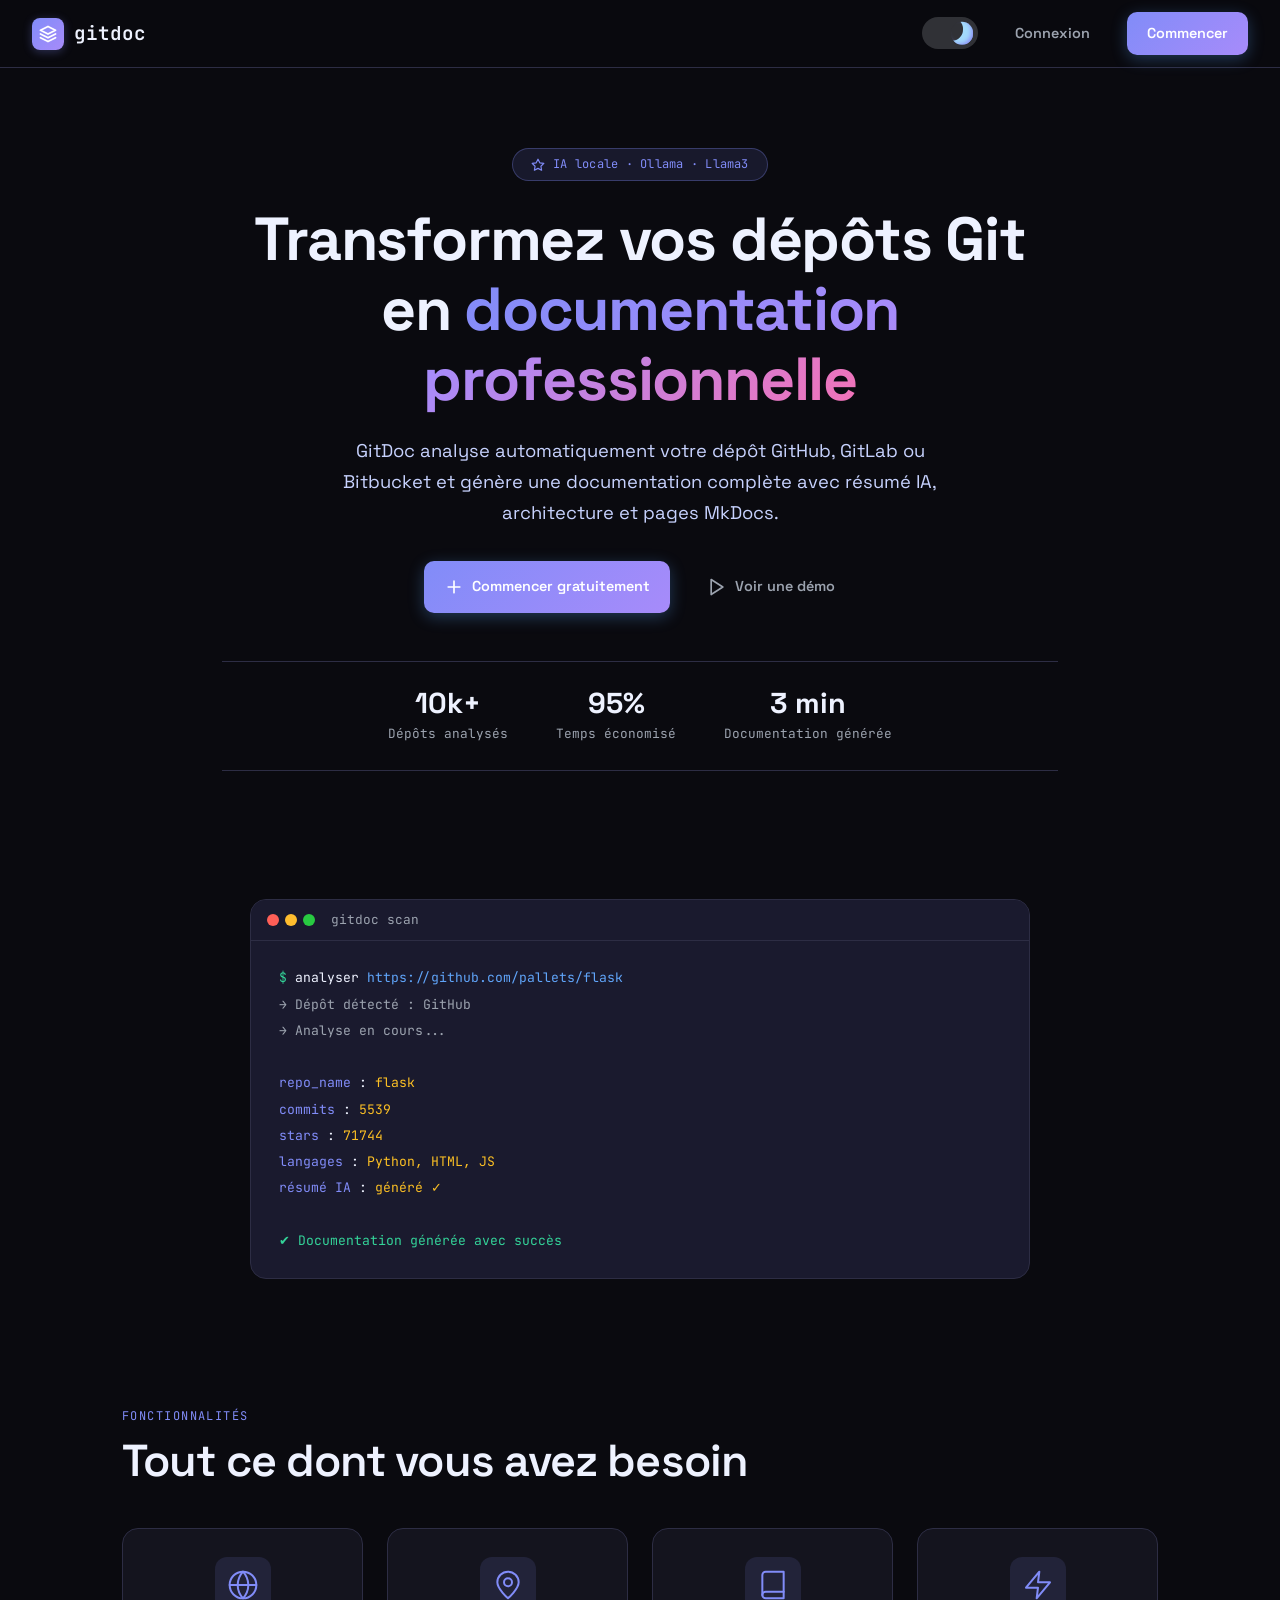
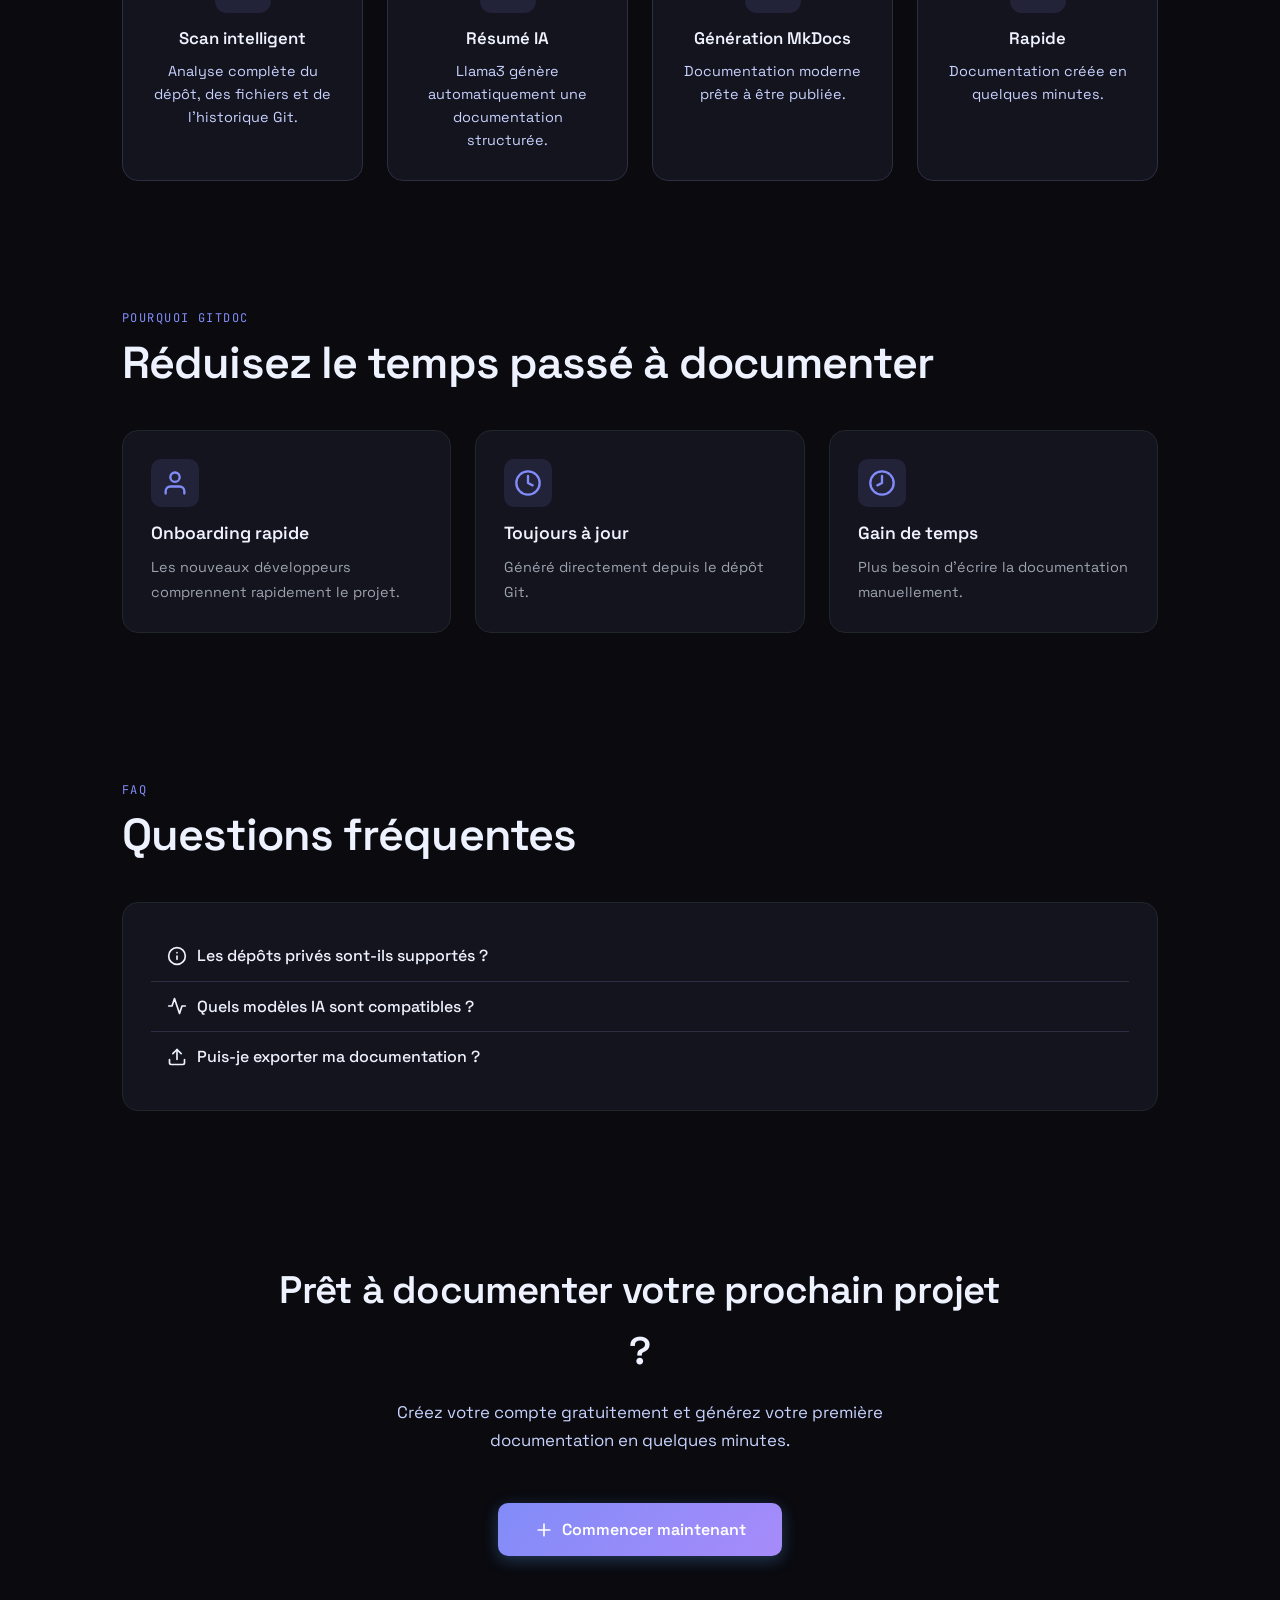
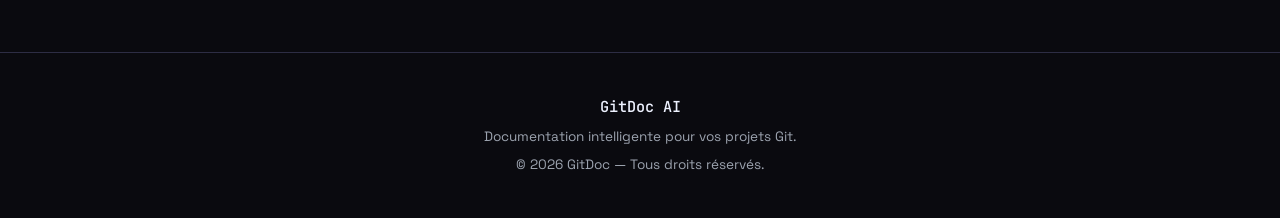
<file: templates/index.html>
<!DOCTYPE html>
<html lang="fr" data-theme="dark">
<head>
    <meta charset="UTF-8">
    <meta name="viewport" content="width=device-width, initial-scale=1.0">
    <title>GitDoc AI — Documentation automatique pour vos dépôts Git</title>
    <link rel="stylesheet" href="/static/css/themes.css">
    <link rel="stylesheet" href="/static/css/style.css">
</head>
<body>

    <!-- =====================================
         NAVBAR
    ===================================== -->
    <nav class="navbar">
        <a href="#" class="nav-logo">
            <div class="logo-icon">
                <svg width="18" height="18" viewBox="0 0 24 24" fill="none" stroke="white" stroke-width="2.5" stroke-linecap="round" stroke-linejoin="round">
                    <path d="M12 2L2 7l10 5 10-5-10-5z"/>
                    <path d="M2 17l10 5 10-5"/>
                    <path d="M2 12l10 5 10-5"/>
                </svg>
            </div>
            gitdoc<span class="logo-accent"></span>
        </a>

        <div class="nav-links">
            <label class="switch" id="themeToggle" title="Changer le thème">
                <input type="checkbox" id="themeCheckbox">
                <span class="slider"></span>
            </label>
            <a href="/login" class="btn btn-ghost">Connexion</a>
            <a href="/register" class="btn btn-primary">Commencer</a>
        </div>
    </nav>

    <!-- =====================================
         HERO
    ===================================== -->
    <section class="hero">
        <div class="hero-badge">
            <svg width="14" height="14" viewBox="0 0 24 24" fill="none" stroke="currentColor" stroke-width="2" stroke-linecap="round" stroke-linejoin="round">
                <polygon points="12 2 15.09 8.26 22 9.27 17 14.14 18.18 21.02 12 17.77 5.82 21.02 7 14.14 2 9.27 8.91 8.26 12 2"/>
            </svg>
            IA locale · Ollama · Llama3
        </div>

        <h1>
            Transformez vos dépôts Git en
            <span class="highlight">documentation professionnelle</span>
        </h1>

        <p>
            GitDoc analyse automatiquement votre dépôt GitHub, GitLab ou Bitbucket
            et génère une documentation complète avec résumé IA, architecture et pages MkDocs.
        </p>

        <div class="hero-actions">
            <a href="/register" class="btn btn-primary btn-lg">
                <svg width="20" height="20" viewBox="0 0 24 24" fill="none" stroke="currentColor" stroke-width="2" stroke-linecap="round" stroke-linejoin="round">
                    <path d="M12 5v14M5 12h14"/>
                </svg>
                Commencer gratuitement
            </a>
            <a href="#demo" class="btn btn-ghost btn-lg">
                <svg width="20" height="20" viewBox="0 0 24 24" fill="none" stroke="currentColor" stroke-width="2" stroke-linecap="round" stroke-linejoin="round">
                    <polygon points="5 3 19 12 5 21 5 3"/>
                </svg>
                Voir une démo
            </a>
        </div>

        <div class="hero-stats">
            <div>
                <strong>10k+</strong>
                <span>Dépôts analysés</span>
            </div>
            <div>
                <strong>95%</strong>
                <span>Temps économisé</span>
            </div>
            <div>
                <strong>3 min</strong>
                <span>Documentation générée</span>
            </div>
        </div>
    </section>

    <!-- =====================================
         TERMINAL DEMO
    ===================================== -->
    <section id="demo" class="section">
        <div class="terminal-wrap">
            <div class="terminal">
                <div class="terminal-bar">
                    <span class="terminal-dot" style="background:#FF5F57"></span>
                    <span class="terminal-dot" style="background:#FFBD2E"></span>
                    <span class="terminal-dot" style="background:#28CA41"></span>
                    <span style="margin-left:10px;color:var(--text-muted);font-size:.8rem;">gitdoc scan</span>
                </div>
                <div class="terminal-body">
                    <div>
                        <span class="t-prompt">$</span>
                        analyser
                        <span class="t-url">https://github.com/pallets/flask</span>
                    </div>
                    <div class="t-muted">→ Dépôt détecté : GitHub</div>
                    <div class="t-muted">→ Analyse en cours...</div>
                    <br>
                    <div>
                        <span class="t-key">repo_name</span>
                        : <span class="t-val">flask</span>
                    </div>
                    <div>
                        <span class="t-key">commits</span>
                        : <span class="t-val">5539</span>
                    </div>
                    <div>
                        <span class="t-key">stars</span>
                        : <span class="t-val">71744</span>
                    </div>
                    <div>
                        <span class="t-key">langages</span>
                        : <span class="t-val">Python, HTML, JS</span>
                    </div>
                    <div>
                        <span class="t-key">résumé IA</span>
                        : <span class="t-val">généré ✓</span>
                    </div>
                    <br>
                    <div class="t-ok">✔ Documentation générée avec succès</div>
                </div>
            </div>
        </div>
    </section>

    <!-- =====================================
         FEATURES
    ===================================== -->
    <section class="section">
        <div class="section-label">Fonctionnalités</div>
        <h2>Tout ce dont vous avez besoin</h2>
        <div class="features">
            <div class="feature-card">
                <div class="feature-icon">
                    <svg width="32" height="32" viewBox="0 0 24 24" fill="none" stroke="currentColor" stroke-width="1.5" stroke-linecap="round" stroke-linejoin="round">
                        <circle cx="12" cy="12" r="10"/>
                        <line x1="2" y1="12" x2="22" y2="12"/>
                        <path d="M12 2a15.3 15.3 0 0 1 4 10 15.3 15.3 0 0 1-4 10 15.3 15.3 0 0 1-4-10 15.3 15.3 0 0 1 4-10z"/>
                    </svg>
                </div>
                <h3>Scan intelligent</h3>
                <p>Analyse complète du dépôt, des fichiers et de l'historique Git.</p>
            </div>

            <div class="feature-card">
                <div class="feature-icon">
                    <svg width="32" height="32" viewBox="0 0 24 24" fill="none" stroke="currentColor" stroke-width="1.5" stroke-linecap="round" stroke-linejoin="round">
                        <path d="M12 2a8 8 0 0 0-8 8c0 5 8 12 8 12s8-7 8-12a8 8 0 0 0-8-8z"/>
                        <circle cx="12" cy="10" r="3"/>
                    </svg>
                </div>
                <h3>Résumé IA</h3>
                <p>Llama3 génère automatiquement une documentation structurée.</p>
            </div>

            <div class="feature-card">
                <div class="feature-icon">
                    <svg width="32" height="32" viewBox="0 0 24 24" fill="none" stroke="currentColor" stroke-width="1.5" stroke-linecap="round" stroke-linejoin="round">
                        <path d="M4 19.5A2.5 2.5 0 0 1 6.5 17H20"/>
                        <path d="M6.5 2H20v20H6.5A2.5 2.5 0 0 1 4 19.5v-15A2.5 2.5 0 0 1 6.5 2z"/>
                    </svg>
                </div>
                <h3>Génération MkDocs</h3>
                <p>Documentation moderne prête à être publiée.</p>
            </div>

            <div class="feature-card">
                <div class="feature-icon">
                    <svg width="32" height="32" viewBox="0 0 24 24" fill="none" stroke="currentColor" stroke-width="1.5" stroke-linecap="round" stroke-linejoin="round">
                        <polygon points="13 2 3 14 12 14 11 22 21 10 12 10 13 2"/>
                    </svg>
                </div>
                <h3>Rapide</h3>
                <p>Documentation créée en quelques minutes.</p>
            </div>
        </div>
    </section>

    <!-- =====================================
         WHY GITDOC
    ===================================== -->
    <section class="section">
        <div class="section-label">Pourquoi GitDoc</div>
        <h2>Réduisez le temps passé à documenter</h2>
        <div class="grid-3">
            <div class="card">
                <div class="card-icon">
                    <svg width="28" height="28" viewBox="0 0 24 24" fill="none" stroke="var(--primary)" stroke-width="2" stroke-linecap="round" stroke-linejoin="round">
                        <path d="M20 21v-2a4 4 0 0 0-4-4H8a4 4 0 0 0-4 4v2"/>
                        <circle cx="12" cy="7" r="4"/>
                    </svg>
                </div>
                <h3>Onboarding rapide</h3>
                <p class="text-muted">Les nouveaux développeurs comprennent rapidement le projet.</p>
            </div>

            <div class="card">
                <div class="card-icon">
                    <svg width="28" height="28" viewBox="0 0 24 24" fill="none" stroke="var(--primary)" stroke-width="2" stroke-linecap="round" stroke-linejoin="round">
                        <circle cx="12" cy="12" r="10"/>
                        <polyline points="12 6 12 12 16 14"/>
                    </svg>
                </div>
                <h3>Toujours à jour</h3>
                <p class="text-muted">Généré directement depuis le dépôt Git.</p>
            </div>

            <div class="card">
                <div class="card-icon">
                    <svg width="28" height="28" viewBox="0 0 24 24" fill="none" stroke="var(--primary)" stroke-width="2" stroke-linecap="round" stroke-linejoin="round">
                        <circle cx="12" cy="12" r="10"/>
                        <polyline points="12 6 12 12 8 14"/>
                    </svg>
                </div>
                <h3>Gain de temps</h3>
                <p class="text-muted">Plus besoin d'écrire la documentation manuellement.</p>
            </div>
        </div>
    </section>

    <!-- =====================================
         FAQ
    ===================================== -->
    <section class="section">
        <div class="section-label">FAQ</div>
        <h2>Questions fréquentes</h2>
        <div class="card faq-card">
            <details>
                <summary>
                    <svg width="20" height="20" viewBox="0 0 24 24" fill="none" stroke="currentColor" stroke-width="2" stroke-linecap="round" stroke-linejoin="round">
                        <circle cx="12" cy="12" r="10"/>
                        <line x1="12" y1="16" x2="12" y2="12"/>
                        <line x1="12" y1="8" x2="12.01" y2="8"/>
                    </svg>
                    Les dépôts privés sont-ils supportés ?
                </summary>
                <p class="mt-2 text-muted">Oui, via un token GitHub ou GitLab.</p>
            </details>
            <hr class="divider">
            <details>
                <summary>
                    <svg width="20" height="20" viewBox="0 0 24 24" fill="none" stroke="currentColor" stroke-width="2" stroke-linecap="round" stroke-linejoin="round">
                        <polyline points="22 12 18 12 15 21 9 3 6 12 2 12"/>
                    </svg>
                    Quels modèles IA sont compatibles ?
                </summary>
                <p class="mt-2 text-muted">Llama3, Mistral, Gemma et tout modèle Ollama.</p>
            </details>
            <hr class="divider">
            <details>
                <summary>
                    <svg width="20" height="20" viewBox="0 0 24 24" fill="none" stroke="currentColor" stroke-width="2" stroke-linecap="round" stroke-linejoin="round">
                        <path d="M21 15v4a2 2 0 0 1-2 2H5a2 2 0 0 1-2-2v-4"/>
                        <polyline points="17 8 12 3 7 8"/>
                        <line x1="12" y1="3" x2="12" y2="15"/>
                    </svg>
                    Puis-je exporter ma documentation ?
                </summary>
                <p class="mt-2 text-muted">Oui, sous forme de site MkDocs.</p>
            </details>
        </div>
    </section>

    <!-- =====================================
         CTA
    ===================================== -->
    <section class="cta-section">
        <h2>Prêt à documenter votre prochain projet ?</h2>
        <p>Créez votre compte gratuitement et générez votre première documentation en quelques minutes.</p>
        <a href="/register" class="btn btn-primary btn-lg mt-3">
            <svg width="20" height="20" viewBox="0 0 24 24" fill="none" stroke="currentColor" stroke-width="2" stroke-linecap="round" stroke-linejoin="round">
                <path d="M12 5v14M5 12h14"/>
            </svg>
            Commencer maintenant
        </a>
    </section>

    <!-- =====================================
         FOOTER
    ===================================== -->
    <footer class="footer">
        <div>GitDoc AI</div>
        <div class="mt-1">Documentation intelligente pour vos projets Git.</div>
        <div class="mt-1">© 2026 GitDoc — Tous droits réservés.</div>
    </footer>

    <script>
        (() => {
            const checkbox = document.getElementById('themeCheckbox');
            const html = document.documentElement;
            const saved = localStorage.getItem('gitdoc-theme') || 'dark';
            html.setAttribute('data-theme', saved);
            checkbox.checked = (saved === 'dark');

            checkbox.addEventListener('change', () => {
                const next = checkbox.checked ? 'dark' : 'light';
                html.setAttribute('data-theme', next);
                localStorage.setItem('gitdoc-theme', next);
            });
        })();
    </script>
</body>
</html>
</file>
<file: static/css/themes.css>
/* ═══════════════════════════════════════════════
   themes.css — Thèmes Light/Dark Vibrants
   ═══════════════════════════════════════════════ */

/* ── Thème Light ── */
[data-theme="light"] {
    --background: #F8F7F2;
    --surface: #FFFFFF;
    --primary: #4F46E5;
    --secondary: #F59E0B;
    --accent: #1E1B4B;
    --text-primary: #1E1B4B;
    --text-secondary: #4B5563;
    --text-muted: #6B7280;
    --border: #E5E7EB;
    --border-hover: #A5B4FC;
    --nav-bg: rgba(248, 247, 242, 0.92);
    --code-bg: #F3F4F6;
    --input-bg: #FFFFFF;
    --accent-bg: rgba(79, 70, 229, 0.10);
    --accent-border: rgba(79, 70, 229, 0.25);
    --accent-hover: #4338CA;
    --success: #10B981;
    --success-bg: rgba(16, 185, 129, 0.12);
    --danger: #EF4444;
    --danger-bg: rgba(239, 68, 68, 0.12);
    --warning: #F59E0B;
    --warning-bg: rgba(245, 158, 11, 0.12);
    --info: #3B82F6;
    --info-bg: rgba(59, 130, 246, 0.12);
    --green: #059669;
    --blue: #4F46E5;
    --orange: #D97706;
    --red: #DC2626;
    --purple: #7C3AED;
    --shadow: 0 4px 24px rgba(0, 0, 0, 0.06);
    --shadow-hover: 0 8px 32px rgba(79, 70, 229, 0.12);
    --icon-gradient: linear-gradient(135deg, #4F46E5, #7C3AED);
}

/* ── Thème Dark ── */
[data-theme="dark"] {
    --background: #0A0A0F;
    --surface: #14141E;
    --primary: #818CF8;
    --secondary: #FBBF24;
    --accent: #EEF2FF;
    --text-primary: #EEF2FF;
    --text-secondary: #C7D2FE;
    --text-muted: #9CA3AF;
    --border: #2D2D44;
    --border-hover: #6366F1;
    --nav-bg: rgba(10, 10, 15, 0.92);
    --code-bg: #1A1A2E;
    --input-bg: #1A1A2E;
    --accent-bg: rgba(129, 140, 248, 0.12);
    --accent-border: rgba(129, 140, 248, 0.30);
    --accent-hover: #6366F1;
    --success: #34D399;
    --success-bg: rgba(52, 211, 153, 0.12);
    --danger: #F87171;
    --danger-bg: rgba(248, 113, 113, 0.12);
    --warning: #FBBF24;
    --warning-bg: rgba(251, 191, 36, 0.12);
    --info: #60A5FA;
    --info-bg: rgba(96, 165, 250, 0.12);
    --green: #34D399;
    --blue: #818CF8;
    --orange: #FBBF24;
    --red: #F87171;
    --purple: #A78BFA;
    --shadow: 0 4px 24px rgba(0, 0, 0, 0.4);
    --shadow-hover: 0 8px 32px rgba(129, 140, 248, 0.15);
    --icon-gradient: linear-gradient(135deg, #818CF8, #A78BFA);
}

/* Variables dérivées communes */
:root {
    --bg-primary: var(--background);
    --bg-secondary: var(--surface);
    --bg-tertiary: var(--code-bg);
    --bg-card: var(--surface);
    --text-light: var(--text-primary);
    --accent-light: var(--primary);
    --accent-dark: var(--accent);
    --green: var(--success);
    --red: var(--danger);
    --orange: var(--warning);
    --blue: var(--info);
}

/* Transition pour les changements de thème */
* {
    transition: 
        background-color 0.3s cubic-bezier(0.4, 0, 0.2, 1),
        color 0.3s cubic-bezier(0.4, 0, 0.2, 1),
        border-color 0.3s cubic-bezier(0.4, 0, 0.2, 1),
        box-shadow 0.3s cubic-bezier(0.4, 0, 0.2, 1),
        fill 0.3s cubic-bezier(0.4, 0, 0.2, 1);
}

/* Styles spécifiques au thème Light */
[data-theme="light"] .navbar {
    border-bottom-color: #E5E7EB;
}
[data-theme="light"] .feature-card:hover {
    box-shadow: 0 8px 32px rgba(79, 70, 229, 0.08);
}
[data-theme="light"] .btn-primary {
    background: linear-gradient(135deg, #4F46E5, #7C3AED);
}
[data-theme="light"] .btn-primary:hover {
    background: linear-gradient(135deg, #4338CA, #6D28D9);
    box-shadow: 0 4px 20px rgba(79, 70, 229, 0.3);
}
[data-theme="light"] .hero .highlight {
    background: linear-gradient(135deg, #4F46E5, #7C3AED, #EC4899);
    -webkit-background-clip: text;
    -webkit-text-fill-color: transparent;
    background-clip: text;
}
[data-theme="light"] .terminal {
    border-color: #E5E7EB;
}
[data-theme="light"] .terminal-bar {
    background: #F3F4F6;
}

/* Styles spécifiques au thème Dark */
[data-theme="dark"] .navbar {
    border-bottom-color: #2D2D44;
}
[data-theme="dark"] .feature-card:hover {
    box-shadow: 0 8px 32px rgba(129, 140, 248, 0.08);
}
[data-theme="dark"] .btn-primary {
    background: linear-gradient(135deg, #818CF8, #A78BFA);
}
[data-theme="dark"] .btn-primary:hover {
    background: linear-gradient(135deg, #6366F1, #8B5CF6);
    box-shadow: 0 4px 20px rgba(129, 140, 248, 0.25);
}
[data-theme="dark"] .hero .highlight {
    background: linear-gradient(135deg, #818CF8, #A78BFA, #F472B6);
    -webkit-background-clip: text;
    -webkit-text-fill-color: transparent;
    background-clip: text;
}
[data-theme="dark"] .terminal {
    border-color: #2D2D44;
}
[data-theme="dark"] .terminal-bar {
    background: #1A1A2E;
}

/* Personnalisation des scrollbars */
[data-theme="light"] ::-webkit-scrollbar {
    width: 8px;
    height: 8px;
}
[data-theme="light"] ::-webkit-scrollbar-track {
    background: #F3F4F6;
}
[data-theme="light"] ::-webkit-scrollbar-thumb {
    background: #D1D5DB;
    border-radius: 999px;
}
[data-theme="light"] ::-webkit-scrollbar-thumb:hover {
    background: #9CA3AF;
}

[data-theme="dark"] ::-webkit-scrollbar {
    width: 8px;
    height: 8px;
}
[data-theme="dark"] ::-webkit-scrollbar-track {
    background: #1A1A2E;
}
[data-theme="dark"] ::-webkit-scrollbar-thumb {
    background: #2D2D44;
    border-radius: 999px;
}
[data-theme="dark"] ::-webkit-scrollbar-thumb:hover {
    background: #4B4B6B;
}
</file>
<file: static/css/style.css>
/* ═══════════════════════════════════════════════
   style.css — Styles GitDoc AI
   ═══════════════════════════════════════════════ */

@import url('https://fonts.googleapis.com/css2?family=Space+Grotesk:wght@400;500;600;700&family=JetBrains+Mono:wght@400;500&display=swap');

/* ── Reset ── */
*, *::before, *::after {
    box-sizing: border-box;
    margin: 0;
    padding: 0;
}

/* ── Base ── */
:root {
    --radius: 10px;
    --radius-lg: 16px;
    --radius-xl: 24px;
    --transition: all 0.25s ease;
}

html {
    scroll-behavior: smooth;
}

body {
    font-family: 'Space Grotesk', sans-serif;
    background: var(--bg-primary);
    color: var(--text-primary);
    min-height: 100vh;
    line-height: 1.6;
    transition: background 0.3s ease, color 0.3s ease;
}

/* ════════════════════════════════════════════════
   NAVBAR
   ════════════════════════════════════════════════ */
.navbar {
    position: sticky;
    top: 0;
    z-index: 100;
    background: var(--nav-bg);
    backdrop-filter: blur(16px);
    -webkit-backdrop-filter: blur(16px);
    border-bottom: 1px solid var(--border);
    padding: 0 2rem;
    height: 68px;
    display: flex;
    align-items: center;
    justify-content: space-between;
    transition: background 0.3s ease, border-color 0.3s ease;
}

.nav-logo {
    font-family: 'JetBrains Mono', monospace;
    font-size: 1.2rem;
    font-weight: 600;
    color: var(--text-primary);
    text-decoration: none;
    display: flex;
    align-items: center;
    gap: 10px;
    transition: color 0.3s ease;
}

.logo-icon {
    width: 32px;
    height: 32px;
    border-radius: 8px;
    background: var(--icon-gradient);
    display: flex;
    align-items: center;
    justify-content: center;
    flex-shrink: 0;
    box-shadow: 0 2px 10px rgba(129, 140, 248, 0.3);
}

.nav-links {
    display: flex;
    align-items: center;
    gap: 1rem;
}

/* ── Switch Toggle ── */
.switch {
    display: block;
    --width-of-switch: 3.5em;
    --height-of-switch: 2em;
    --size-of-icon: 1.4em;
    --slider-offset: 0.3em;
    position: relative;
    width: var(--width-of-switch);
    height: var(--height-of-switch);
    flex-shrink: 0;
    cursor: pointer;
}

.switch input {
    opacity: 0;
    width: 0;
    height: 0;
}

.slider {
    position: absolute;
    cursor: pointer;
    top: 0;
    left: 0;
    right: 0;
    bottom: 0;
    background-color: #f4f4f5;
    transition: .4s;
    border-radius: 30px;
}

.slider:before {
    position: absolute;
    content: "";
    height: var(--size-of-icon, 1.4em);
    width: var(--size-of-icon, 1.4em);
    border-radius: 20px;
    left: var(--slider-offset, 0.3em);
    top: 50%;
    transform: translateY(-50%);
    background: linear-gradient(40deg, #ff0080, #ff8c00 70%);
    transition: .4s;
}

input:checked + .slider {
    background-color: #303136;
}

input:checked + .slider:before {
    left: calc(100% - (var(--size-of-icon, 1.4em) + var(--slider-offset, 0.3em)));
    background: #303136;
    box-shadow: inset -3px -2px 5px -2px #8983f7, inset -10px -4px 0 0 #a3dafb;
}

/* ════════════════════════════════════════════════
   BOUTONS
   ════════════════════════════════════════════════ */
.btn {
    display: inline-flex;
    align-items: center;
    justify-content: center;
    gap: 8px;
    padding: 8px 20px;
    border-radius: var(--radius);
    font-family: 'Space Grotesk', sans-serif;
    font-size: 0.875rem;
    font-weight: 500;
    text-decoration: none;
    cursor: pointer;
    transition: var(--transition);
    border: none;
    white-space: nowrap;
    min-height: 40px;
}

.btn-primary {
    background: var(--primary);
    color: #fff;
}

.btn-primary:hover {
    background: var(--accent-hover);
    transform: translateY(-2px);
    box-shadow: 0 4px 16px rgba(79, 70, 229, 0.3);
}

.btn-ghost {
    background: transparent;
    color: var(--text-secondary);
    border: 1px solid var(--border);
}

.btn-ghost:hover {
    color: var(--text-primary);
    background: var(--bg-tertiary);
    border-color: var(--text-muted);
    transform: translateY(-2px);
}

.btn-lg {
    padding: 14px 32px;
    font-size: 1rem;
    min-height: 52px;
}

/* ════════════════════════════════════════════════
   HERO
   ════════════════════════════════════════════════ */
.hero {
    padding: 5rem 2rem 4rem;
    text-align: center;
    max-width: 900px;
    margin: 0 auto;
}

.hero-badge {
    display: inline-flex;
    align-items: center;
    gap: 8px;
    font-family: 'JetBrains Mono', monospace;
    font-size: 0.75rem;
    padding: 6px 18px;
    border-radius: 999px;
    background: var(--accent-bg);
    color: var(--primary);
    border: 1px solid var(--accent-border);
    margin-bottom: 1.5rem;
    letter-spacing: 0.02em;
    transition: background 0.3s ease, color 0.3s ease;
}

.hero h1 {
    font-size: clamp(2.2rem, 5vw, 3.8rem);
    font-weight: 700;
    line-height: 1.15;
    margin-bottom: 1.25rem;
    letter-spacing: -0.02em;
}

.hero .highlight {
    background: var(--icon-gradient);
    -webkit-background-clip: text;
    -webkit-text-fill-color: transparent;
    background-clip: text;
}

.hero p {
    font-size: 1.15rem;
    color: var(--text-secondary);
    max-width: 640px;
    margin: 0 auto 2rem;
    line-height: 1.7;
}

.hero-actions {
    display: flex;
    justify-content: center;
    gap: 1rem;
    flex-wrap: wrap;
    margin-bottom: 3rem;
}

.hero-stats {
    display: flex;
    justify-content: center;
    gap: 3rem;
    flex-wrap: wrap;
    padding: 1.5rem 0;
    border-top: 1px solid var(--border);
    border-bottom: 1px solid var(--border);
}

.hero-stats div {
    text-align: center;
}

.hero-stats strong {
    display: block;
    font-size: 1.8rem;
    font-weight: 700;
    color: var(--text-primary);
    line-height: 1.2;
}

.hero-stats span {
    font-size: 0.8rem;
    color: var(--text-muted);
    font-family: 'JetBrains Mono', monospace;
}

/* ════════════════════════════════════════════════
   SECTIONS
   ════════════════════════════════════════════════ */
.section {
    padding: 4rem 2rem;
    max-width: 1100px;
    margin: 0 auto;
}

.section-label {
    font-family: 'JetBrains Mono', monospace;
    font-size: 0.75rem;
    color: var(--primary);
    text-transform: uppercase;
    letter-spacing: 0.12em;
    margin-bottom: 0.5rem;
    display: block;
}

.section h2 {
    font-size: clamp(1.8rem, 3.5vw, 2.8rem);
    font-weight: 600;
    margin-bottom: 2.5rem;
    letter-spacing: -0.02em;
    line-height: 1.2;
}

/* ════════════════════════════════════════════════
   TERMINAL
   ════════════════════════════════════════════════ */
.terminal-wrap {
    max-width: 780px;
    margin: 0 auto;
}

.terminal {
    background: var(--code-bg);
    border: 1px solid var(--border);
    border-radius: var(--radius-lg);
    overflow: hidden;
    font-family: 'JetBrains Mono', monospace;
    transition: border-color 0.3s ease, background 0.3s ease;
}

.terminal-bar {
    background: var(--bg-tertiary);
    padding: 10px 16px;
    display: flex;
    align-items: center;
    gap: 6px;
    border-bottom: 1px solid var(--border);
    transition: background 0.3s ease, border-color 0.3s ease;
}

.terminal-dot {
    width: 12px;
    height: 12px;
    border-radius: 50%;
    flex-shrink: 0;
}

.terminal-body {
    padding: 1.5rem 1.75rem;
    font-size: 0.82rem;
    line-height: 2;
    color: var(--text-primary);
}

.t-prompt {
    color: var(--green);
}
.t-url {
    color: var(--blue);
}
.t-key {
    color: var(--primary);
}
.t-val {
    color: var(--orange);
}
.t-ok {
    color: var(--green);
}
.t-muted {
    color: var(--text-muted);
}

/* ════════════════════════════════════════════════
   FEATURES
   ════════════════════════════════════════════════ */
.features {
    display: grid;
    grid-template-columns: repeat(auto-fit, minmax(220px, 1fr));
    gap: 1.5rem;
}

.feature-card {
    background: var(--bg-secondary);
    border: 1px solid var(--border);
    border-radius: var(--radius-lg);
    padding: 1.75rem 1.5rem;
    text-align: center;
    transition: var(--transition);
}

.feature-card:hover {
    border-color: var(--border-hover);
    transform: translateY(-4px);
    box-shadow: var(--shadow-hover);
}

.feature-icon {
    display: flex;
    align-items: center;
    justify-content: center;
    width: 56px;
    height: 56px;
    margin: 0 auto 0.75rem;
    border-radius: 12px;
    background: var(--accent-bg);
    color: var(--primary);
    transition: var(--transition);
}

.feature-card:hover .feature-icon {
    background: var(--primary);
    color: white;
    transform: scale(1.05);
}

.feature-card h3 {
    font-size: 1.05rem;
    font-weight: 600;
    margin-bottom: 0.5rem;
}

.feature-card p {
    font-size: 0.9rem;
    color: var(--text-secondary);
    line-height: 1.6;
}

/* ════════════════════════════════════════════════
   CARDS
   ════════════════════════════════════════════════ */
.card {
    background: var(--bg-secondary);
    border: 1px solid var(--border);
    border-radius: var(--radius-lg);
    padding: 1.75rem;
    transition: var(--transition);
}

.card:hover {
    border-color: var(--border-hover);
}

.card-icon {
    display: flex;
    align-items: center;
    justify-content: center;
    width: 48px;
    height: 48px;
    margin-bottom: 0.75rem;
    border-radius: 10px;
    background: var(--accent-bg);
}

.card h3 {
    font-size: 1.1rem;
    font-weight: 600;
    margin-bottom: 0.5rem;
}

.card p {
    font-size: 0.9rem;
    line-height: 1.7;
}

/* ── Grids ── */
.grid-3 {
    display: grid;
    grid-template-columns: repeat(auto-fit, minmax(240px, 1fr));
    gap: 1.5rem;
}

/* ════════════════════════════════════════════════
   FAQ
   ════════════════════════════════════════════════ */
.faq-card {
    padding: 0.5rem;
}

details {
    cursor: pointer;
    padding: 0.75rem 1rem;
}

details summary {
    display: flex;
    align-items: center;
    gap: 10px;
    font-weight: 500;
    font-size: 1rem;
    color: var(--text-primary);
    transition: color 0.3s ease;
    list-style: none;
}

details summary::-webkit-details-marker {
    display: none;
}

details summary:hover {
    color: var(--primary);
}

details[open] summary {
    color: var(--primary);
}

details .mt-2 {
    margin-top: 0.5rem;
    padding-left: 2rem;
}

/* ════════════════════════════════════════════════
   DIVIDER
   ════════════════════════════════════════════════ */
.divider {
    border: none;
    border-top: 1px solid var(--border);
    margin: 0;
}

.mt-1 { margin-top: 0.25rem; }
.mt-2 { margin-top: 0.5rem; }
.mt-3 { margin-top: 1.5rem; }
.mb-3 { margin-bottom: 1.5rem; }

/* ════════════════════════════════════════════════
   CTA SECTION
   ════════════════════════════════════════════════ */
.cta-section {
    text-align: center;
    padding: 4rem 2rem;
    max-width: 800px;
    margin: 0 auto;
}

.cta-section h2 {
    font-size: clamp(1.8rem, 3vw, 2.6rem);
    font-weight: 600;
    margin-bottom: 1rem;
    letter-spacing: -0.02em;
}

.cta-section p {
    font-size: 1.05rem;
    color: var(--text-secondary);
    max-width: 520px;
    margin: 0 auto 1.5rem;
    line-height: 1.7;
}

.cta-section .btn {
    min-height: 52px;
    padding: 14px 36px;
    font-size: 1rem;
}

/* ════════════════════════════════════════════════
   FOOTER
   ════════════════════════════════════════════════ */
.footer {
    border-top: 1px solid var(--border);
    padding: 2.5rem 2rem;
    text-align: center;
    font-size: 0.85rem;
    color: var(--text-muted);
    line-height: 1.8;
    margin-top: 2rem;
}

.footer > div:first-child {
    font-family: 'JetBrains Mono', monospace;
    font-weight: 500;
    color: var(--text-primary);
    font-size: 0.95rem;
}

/* ════════════════════════════════════════════════
   TEXT UTILITIES
   ════════════════════════════════════════════════ */
.text-muted {
    color: var(--text-muted);
}
.text-center {
    text-align: center;
}

/* ════════════════════════════════════════════════
   RESPONSIVE
   ════════════════════════════════════════════════ */
@media (max-width: 768px) {
    .navbar {
        padding: 0 1rem;
        height: 60px;
    }
    .nav-logo {
        font-size: 0.95rem;
    }
    .nav-links {
        gap: 8px;
    }
    .btn {
        font-size: 0.8rem;
        padding: 6px 14px;
        min-height: 34px;
    }
    .btn-lg {
        padding: 10px 22px;
        min-height: 44px;
        font-size: 0.9rem;
    }
    .hero {
        padding: 3rem 1rem 2.5rem;
    }
    .hero h1 {
        font-size: 1.8rem;
    }
    .hero p {
        font-size: 1rem;
    }
    .hero-actions {
        flex-direction: column;
        align-items: center;
    }
    .hero-actions .btn {
        width: 100%;
        max-width: 280px;
    }
    .hero-stats {
        gap: 1.5rem;
    }
    .hero-stats strong {
        font-size: 1.4rem;
    }
    .section {
        padding: 2.5rem 1rem;
    }
    .section h2 {
        font-size: 1.6rem;
    }
    .terminal-body {
        padding: 1rem 1.25rem;
        font-size: 0.72rem;
        line-height: 1.8;
    }
    .features {
        grid-template-columns: 1fr 1fr;
        gap: 1rem;
    }
    .feature-card {
        padding: 1.25rem 1rem;
    }
    .grid-3 {
        grid-template-columns: 1fr;
    }
    .cta-section {
        padding: 2.5rem 1rem;
    }
    .cta-section h2 {
        font-size: 1.6rem;
    }
    .footer {
        padding: 1.5rem 1rem;
        font-size: 0.75rem;
    }
}

@media (max-width: 480px) {
    .features {
        grid-template-columns: 1fr;
    }
    .hero-stats {
        flex-direction: column;
        gap: 1rem;
        padding: 1rem 0;
    }
    .hero-stats div {
        display: flex;
        justify-content: space-between;
        align-items: center;
        gap: 1rem;
        padding: 0.5rem 0;
        border-bottom: 1px solid var(--border);
    }
    .hero-stats div:last-child {
        border-bottom: none;
    }
    .hero-stats strong {
        font-size: 1.2rem;
    }
    .nav-links .btn-ghost {
        display: none;
    }
    .terminal-body {
        font-size: 0.65rem;
        padding: 0.75rem 1rem;
        line-height: 1.6;
    }
}
    /* ════════════════════════════════════════════════
    AUTH PAGES (Login / Register)
    ════════════════════════════════════════════════ */

    /* ── Navbar Auth ── */
    .auth-nav {
        position: sticky;
        top: 0;
        z-index: 100;
        padding: 0 2rem;
        height: 68px;
        display: flex;
        justify-content: space-between;
        align-items: center;
        border-bottom: 1px solid var(--border);
        background: var(--nav-bg);
        backdrop-filter: blur(16px);
        -webkit-backdrop-filter: blur(16px);
        transition: background 0.3s ease, border-color 0.3s ease;
    }

    .auth-nav .nav-logo {
        font-family: 'JetBrains Mono', monospace;
        font-size: 1.2rem;
        font-weight: 600;
        color: var(--text-primary);
        text-decoration: none;
        display: flex;
        align-items: center;
        gap: 10px;
        transition: color 0.3s ease;
    }

    .auth-nav .nav-actions {
        display: flex;
        align-items: center;
        gap: 12px;
    }

    /* ── Auth Pages Container ── */
    .auth-page {
        min-height: 100vh;
        display: flex;
        flex-direction: column;
        background: var(--bg-primary);
    }

    .auth-container {
        flex: 1;
        display: flex;
        align-items: center;
        justify-content: center;
        padding: 2rem 1.5rem;
    }

    /* ── Auth Card ── */
    .auth-card {
        background: var(--bg-secondary);
        border: 1px solid var(--border);
        border-radius: var(--radius-xl);
        padding: 2.5rem 2rem;
        max-width: 440px;
        width: 100%;
        transition: var(--transition);
        box-shadow: var(--shadow);
    }

    .auth-card:hover {
        border-color: var(--border-hover);
        box-shadow: var(--shadow-hover);
    }

    /* ── Auth Header ── */
    .auth-header {
        text-align: center;
        margin-bottom: 2rem;
    }

    .auth-header .auth-icon {
        display: inline-flex;
        align-items: center;
        justify-content: center;
        width: 64px;
        height: 64px;
        border-radius: 16px;
        background: var(--accent-bg);
        margin-bottom: 1rem;
        transition: var(--transition);
    }

    .auth-header .auth-icon svg {
        color: var(--primary);
    }

    .auth-header h1 {
        font-size: 1.8rem;
        font-weight: 700;
        margin-bottom: 0.5rem;
        color: var(--text-primary);
    }

    .auth-header p {
        color: var(--text-muted);
        font-size: 0.95rem;
    }

    /* ── Form Groups ── */
    .form-group {
        margin-bottom: 1.25rem;
    }

    .form-group label {
        display: flex;
        align-items: center;
        gap: 8px;
        font-size: 0.875rem;
        font-weight: 500;
        color: var(--text-secondary);
        margin-bottom: 0.5rem;
    }

    .form-group label svg {
        color: var(--text-muted);
    }

    .form-control {
        width: 100%;
        padding: 0.75rem 1rem;
        font-size: 0.95rem;
        font-family: 'Space Grotesk', sans-serif;
        background: var(--input-bg);
        border: 1px solid var(--border);
        border-radius: var(--radius);
        color: var(--text-primary);
        transition: var(--transition);
        outline: none;
    }

    .form-control:focus {
        border-color: var(--primary);
        box-shadow: 0 0 0 3px var(--accent-bg);
    }

    .form-control::placeholder {
        color: var(--text-muted);
        opacity: 0.7;
    }

    /* ── Auth Footer ── */
    .auth-footer {
        text-align: center;
        margin-top: 1.5rem;
        color: var(--text-muted);
        font-size: 0.9rem;
    }

    .auth-footer a {
        color: var(--primary);
        text-decoration: none;
        font-weight: 500;
        transition: var(--transition);
    }

    .auth-footer a:hover {
        text-decoration: underline;
        color: var(--accent-hover);
    }

    /* ── Auth Demo ── */
    .auth-demo {
        display: flex;
        align-items: center;
        justify-content: center;
        gap: 6px;
        margin-top: 1rem;
        font-size: 0.8rem;
        color: var(--text-muted);
        font-family: 'JetBrains Mono', monospace;
        padding: 0.5rem;
        background: var(--bg-tertiary);
        border-radius: var(--radius);
        border: 1px dashed var(--border);
    }

    .auth-demo strong {
        color: var(--primary);
    }

    /* ── Back Home Link ── */
    .back-home {
        display: inline-flex;
        align-items: center;
        gap: 0.5rem;
        color: var(--text-muted);
        text-decoration: none;
        font-size: 0.9rem;
        transition: var(--transition);
    }

    .back-home:hover {
        color: var(--text-primary);
    }

    .back-home svg {
        transition: transform 0.2s ease;
    }

    .back-home:hover svg {
        transform: translateX(-4px);
    }

    /* ── Auth Buttons ── */
    .btn-login {
        width: 100%;
        display: inline-flex;
        align-items: center;
        justify-content: center;
        gap: 10px;
        padding: 0.8rem;
        font-size: 1rem;
        font-weight: 600;
        background: var(--icon-gradient);
        color: #fff;
        border: none;
        border-radius: var(--radius);
        cursor: pointer;
        transition: var(--transition);
        font-family: 'Space Grotesk', sans-serif;
        margin-top: 0.5rem;
    }

    .btn-login:hover {
        transform: translateY(-2px);
        box-shadow: 0 4px 20px rgba(79, 70, 229, 0.3);
    }

    .btn-login:active {
        transform: translateY(0);
    }

    /* ── Flash Messages ── */
    .flash-messages {
        margin-bottom: 1.5rem;
    }

    .alert {
        padding: 0.75rem 1rem;
        border-radius: var(--radius);
        font-size: 0.9rem;
        margin-bottom: 0.5rem;
    }

    .alert-success {
        background: var(--success-bg);
        color: var(--success);
        border: 1px solid var(--success);
    }

    .alert-error {
        background: var(--danger-bg);
        color: var(--danger);
        border: 1px solid var(--danger);
    }

    .alert-warning {
        background: var(--warning-bg);
        color: var(--warning);
        border: 1px solid var(--warning);
    }

    .alert-info {
        background: var(--info-bg);
        color: var(--info);
        border: 1px solid var(--info);
    }

    /* ════════════════════════════════════════════════
    RESPONSIVE AUTH PAGES
    ════════════════════════════════════════════════ */

    @media (max-width: 768px) {
        .auth-nav {
            padding: 0 1rem;
            height: 60px;
        }

        .auth-nav .nav-logo {
            font-size: 0.95rem;
        }

        .auth-nav .nav-actions {
            gap: 8px;
        }

        .auth-card {
            padding: 1.75rem 1.25rem;
        }

        .auth-header h1 {
            font-size: 1.5rem;
        }

        .auth-container {
            padding: 1.5rem 1rem;
        }

        .btn-login {
            font-size: 0.9rem;
            padding: 0.7rem;
        }
    }

    @media (max-width: 480px) {
        .auth-card {
            padding: 1.5rem 1rem;
        }

        .auth-header .auth-icon {
            width: 52px;
            height: 52px;
        }

        .auth-header .auth-icon svg {
            width: 28px;
            height: 28px;
        }

        .auth-header h1 {
            font-size: 1.3rem;
        }

        .auth-demo {
            font-size: 0.7rem;
            padding: 0.4rem;
            flex-wrap: wrap;
        }

        .back-home {
            font-size: 0.8rem;
        }

        .form-control {
            font-size: 0.85rem;
            padding: 0.6rem 0.8rem;
        }

        .auth-nav .btn-sm {
            font-size: 0.7rem;
            padding: 4px 10px;
            min-height: 28px;
        }
    }
/* ════════════════════════════════════════════════
   DASHBOARD STYLES
   ════════════════════════════════════════════════ */

/* ── Dashboard Nav ── */
.dashboard-nav {
    position: sticky;
    top: 0;
    z-index: 100;
    padding: 0 2rem;
    height: 68px;
    display: flex;
    justify-content: space-between;
    align-items: center;
    border-bottom: 1px solid var(--border);
    background: var(--nav-bg);
    backdrop-filter: blur(16px);
    -webkit-backdrop-filter: blur(16px);
    transition: background 0.3s ease, border-color 0.3s ease;
}

.dashboard-nav .nav-logo {
    font-family: 'JetBrains Mono', monospace;
    font-size: 1.2rem;
    font-weight: 600;
    color: var(--text-primary);
    text-decoration: none;
    display: flex;
    align-items: center;
    gap: 10px;
    transition: color 0.3s ease;
}

.dashboard-nav-actions {
    display: flex;
    align-items: center;
    gap: 1.5rem;
}

.user-menu {
    display: flex;
    align-items: center;
    gap: 0.75rem;
}

.user-email {
    font-size: 0.85rem;
    color: var(--text-secondary);
    font-family: 'JetBrains Mono', monospace;
}

/* ── Dashboard Container ── */
.dashboard-container {
    max-width: 1100px;
    margin: 0 auto;
    padding: 2rem;
}

/* ── Dashboard Header ── */
.dashboard-header {
    display: flex;
    justify-content: space-between;
    align-items: flex-start;
    padding: 2rem 0 1.5rem;
    border-bottom: 1px solid var(--border);
    margin-bottom: 2rem;
    flex-wrap: wrap;
    gap: 1rem;
}

.dashboard-header h1 {
    display: flex;
    align-items: center;
    gap: 12px;
    font-size: 2rem;
    font-weight: 700;
    letter-spacing: -0.02em;
}

.dashboard-header h1 svg {
    color: var(--primary);
}

.dashboard-stats {
    display: flex;
    gap: 2rem;
}

.stat-item {
    text-align: center;
}

.stat-number {
    display: block;
    font-size: 2rem;
    font-weight: 700;
    color: var(--primary);
}

.stat-label {
    font-size: 0.75rem;
    color: var(--text-muted);
    font-family: 'JetBrains Mono', monospace;
}

/* ── Dashboard Cards ── */
.dashboard-card {
    margin-bottom: 2rem;
}

.card-header {
    display: flex;
    align-items: center;
    gap: 12px;
    margin-bottom: 1.25rem;
}

.card-header .card-icon {
    display: flex;
    align-items: center;
    justify-content: center;
    width: 40px;
    height: 40px;
    border-radius: 10px;
    background: var(--accent-bg);
}

.card-header h2 {
    font-size: 1.25rem;
    font-weight: 600;
    margin: 0;
    flex: 1;
}

.card-header .badge {
    display: inline-flex;
    align-items: center;
    justify-content: center;
    min-width: 28px;
    height: 28px;
    padding: 0 10px;
    border-radius: 999px;
    background: var(--accent-bg);
    color: var(--primary);
    font-size: 0.8rem;
    font-weight: 600;
}

/* ── Analyse Form ── */
.analyse-form .form-group {
    margin-bottom: 0;
}

.input-with-button {
    display: flex;
    gap: 0.5rem;
}

.input-with-button .form-control {
    flex: 1;
}

.input-with-button .btn {
    flex-shrink: 0;
}

/* ── Historique List ── */
.historique-list {
    display: flex;
    flex-direction: column;
    gap: 0.75rem;
}

.historique-item {
    display: flex;
    justify-content: space-between;
    align-items: center;
    padding: 1rem 1.25rem;
    background: var(--bg-tertiary);
    border-radius: var(--radius);
    border: 1px solid var(--border);
    transition: var(--transition);
}

.historique-item:hover {
    border-color: var(--border-hover);
    background: var(--bg-secondary);
}

.historique-info {
    display: flex;
    align-items: center;
    gap: 1rem;
    flex: 1;
}

.repo-icon {
    display: flex;
    align-items: center;
    justify-content: center;
    width: 40px;
    height: 40px;
    border-radius: 8px;
    background: var(--accent-bg);
    color: var(--primary);
    flex-shrink: 0;
}

.repo-details {
    flex: 1;
}

.repo-name {
    display: block;
    font-size: 1rem;
    font-weight: 600;
    color: var(--text-primary);
    margin-bottom: 0.25rem;
}

.repo-meta {
    display: flex;
    flex-wrap: wrap;
    gap: 1rem;
    font-size: 0.8rem;
    color: var(--text-muted);
}

.repo-meta span {
    display: flex;
    align-items: center;
    gap: 4px;
}

.repo-meta svg {
    color: var(--text-muted);
}

.historique-actions {
    flex-shrink: 0;
}

/* ── Empty State ── */
.empty-state {
    text-align: center;
    padding: 3rem 1rem;
}

.empty-state svg {
    margin-bottom: 1rem;
    opacity: 0.5;
}

.empty-state p {
    margin: 0.25rem 0;
}

/* ── Dashboard Footer ── */
.dashboard-footer {
    border-top: 1px solid var(--border);
    padding: 2rem 2rem;
    text-align: center;
    font-size: 0.85rem;
    color: var(--text-muted);
    line-height: 1.8;
    margin-top: 2rem;
}

.dashboard-footer > div:first-child {
    font-family: 'JetBrains Mono', monospace;
    font-weight: 500;
    color: var(--text-primary);
    font-size: 0.95rem;
}

/* ── Responsive Dashboard ── */
@media (max-width: 768px) {
    .dashboard-nav {
        padding: 0 1rem;
        height: 60px;
    }

    .dashboard-nav .nav-logo {
        font-size: 0.95rem;
    }

    .dashboard-nav-actions {
        gap: 0.75rem;
    }

    .user-email {
        display: none;
    }

    .dashboard-container {
        padding: 1rem;
    }

    .dashboard-header {
        flex-direction: column;
        padding: 1rem 0;
    }

    .dashboard-header h1 {
        font-size: 1.5rem;
    }

    .dashboard-stats {
        width: 100%;
        gap: 1rem;
    }

    .stat-item {
        flex: 1;
    }

    .stat-number {
        font-size: 1.5rem;
    }

    .input-with-button {
        flex-direction: column;
    }

    .input-with-button .btn {
        width: 100%;
        justify-content: center;
    }

    .historique-item {
        flex-direction: column;
        align-items: stretch;
        gap: 0.75rem;
        padding: 0.75rem 1rem;
    }

    .historique-info {
        flex-direction: column;
        align-items: flex-start;
        gap: 0.5rem;
    }

    .repo-meta {
        flex-direction: column;
        gap: 0.25rem;
    }

    .historique-actions {
        text-align: right;
    }

    .dashboard-footer {
        padding: 1.5rem 1rem;
        font-size: 0.75rem;
    }
}

@media (max-width: 480px) {
    .dashboard-nav .btn-sm {
        font-size: 0.7rem;
        padding: 4px 10px;
        min-height: 28px;
    }

    .dashboard-header h1 {
        font-size: 1.2rem;
    }

    .dashboard-header h1 svg {
        width: 20px;
        height: 20px;
    }

    .card-header h2 {
        font-size: 1rem;
    }

    .repo-name {
        font-size: 0.9rem;
    }
}
/* ════════════════════════════════════════════════
   LOADER / SPINNER STYLES
   ════════════════════════════════════════════════ */

/* ── Bouton avec état de chargement ── */
.btn-loading {
    position: relative;
    pointer-events: none;
    opacity: 0.8;
}

.btn-loading .btn-content {
    display: none;
}

.btn-loading .btn-loader {
    display: flex !important;
    align-items: center;
    justify-content: center;
    gap: 8px;
}

/* ── Animation du spinner ── */
.spinner {
    animation: spin 1s linear infinite;
}

@keyframes spin {
    0% {
        transform: rotate(0deg);
    }
    100% {
        transform: rotate(360deg);
    }
}

/* ── Bouton désactivé générique ── */
.btn:disabled,
.btn[disabled] {
    opacity: 0.6;
    cursor: not-allowed;
    pointer-events: none;
}

/* ── Loader pour les boutons des actions d'historique ── */
.btn-loader-sm {
    display: inline-flex;
    align-items: center;
    gap: 6px;
}

.btn-loader-sm .spinner-sm {
    width: 16px;
    height: 16px;
    animation: spin 1s linear infinite;
}

/* ── Overlay de chargement pour les cartes ── */
.card-loading {
    position: relative;
    pointer-events: none;
}

.card-loading::after {
    content: '';
    position: absolute;
    inset: 0;
    background: rgba(var(--bg-primary), 0.5);
    backdrop-filter: blur(2px);
    border-radius: var(--radius-lg);
    display: flex;
    align-items: center;
    justify-content: center;
    z-index: 10;
}

.card-loader {
    position: absolute;
    top: 50%;
    left: 50%;
    transform: translate(-50%, -50%);
    z-index: 11;
    display: flex;
    flex-direction: column;
    align-items: center;
    gap: 12px;
}

.card-loader .spinner-lg {
    width: 40px;
    height: 40px;
    animation: spin 1s linear infinite;
    color: var(--primary);
}

.card-loader p {
    color: var(--text-secondary);
    font-size: 0.9rem;
    font-weight: 500;
}
/* ════════════════════════════════════════════════
   NOUVEAUX STATUTS & STYLES
   ════════════════════════════════════════════════ */

/* ── Statut "Nouveau" ── */
.historique-new {
    background: var(--accent-bg);
    border-left: 3px solid var(--primary);
}

.historique-new:hover {
    background: var(--bg-secondary);
}

.new-dot {
    position: absolute;
    top: -4px;
    right: -4px;
    width: 10px;
    height: 10px;
    border-radius: 50%;
    background: var(--primary);
    animation: pulse-dot 2s ease-in-out infinite;
}

@keyframes pulse-dot {
    0%, 100% {
        transform: scale(1);
        opacity: 1;
    }
    50% {
        transform: scale(1.3);
        opacity: 0.7;
    }
}

.repo-icon {
    position: relative;
}

/* ── Badges de statut ── */
.status-badge.status-new {
    background: var(--accent-bg);
    color: var(--primary);
    border: 1px solid var(--accent-border);
}

.status-badge.status-read {
    background: var(--bg-tertiary);
    color: var(--text-muted);
}

/* ── Statistiques ── */
.stat-new .stat-number {
    animation: pulse-stat 2s ease-in-out infinite;
}

@keyframes pulse-stat {
    0%, 100% {
        transform: scale(1);
    }
    50% {
        transform: scale(1.1);
    }
}

/* ── Bouton Supprimer ── */
.btn-delete {
    background: transparent;
    color: var(--text-muted);
    border: 1px solid var(--border);
    padding: 6px 10px;
    border-radius: var(--radius);
    cursor: pointer;
    transition: var(--transition);
    min-height: 32px;
    display: inline-flex;
    align-items: center;
    justify-content: center;
}

.btn-delete:hover {
    background: var(--danger-bg);
    color: var(--danger);
    border-color: var(--danger);
    transform: scale(1.05);
}

.btn-delete-all {
    margin-left: auto;
}

.btn-delete-all:hover {
    transform: scale(1.05);
}

/* ── Actions de l'historique ── */
.historique-actions {
    display: flex;
    gap: 0.5rem;
    align-items: center;
}

/* ── Responsive ── */
@media (max-width: 768px) {
    .historique-actions {
        flex-direction: row;
        width: 100%;
        justify-content: flex-end;
    }
    
    .historique-item {
        flex-wrap: wrap;
    }
    
    .historique-info {
        width: 100%;
    }
    
    .btn-delete-all {
        font-size: 0.7rem;
        padding: 4px 10px;
    }
}
/* ════════════════════════════════════════════════
   RESULTAT PAGE STYLES
   ════════════════════════════════════════════════ */

.resultat-container {
    max-width: 1100px;
    margin: 0 auto;
    padding: 2rem;
}

/* ── Fil d'Ariane ── */
.resultat-breadcrumb {
    display: flex;
    align-items: center;
    gap: 0.5rem;
    font-size: 0.85rem;
    color: var(--text-muted);
    margin-bottom: 1rem;
}

.resultat-breadcrumb a {
    color: var(--primary);
    text-decoration: none;
}

.resultat-breadcrumb a:hover {
    text-decoration: underline;
}

/* ── En-tête ── */
.resultat-header {
    padding: 1.5rem 0 2rem;
    border-bottom: 1px solid var(--border);
    margin-bottom: 2rem;
}

.resultat-header h1 {
    display: flex;
    align-items: center;
    gap: 12px;
    font-size: 2rem;
    font-weight: 700;
    margin-bottom: 0.75rem;
}

.resultat-meta {
    display: flex;
    flex-wrap: wrap;
    gap: 1.5rem;
}

.meta-item {
    display: flex;
    align-items: center;
    gap: 6px;
    color: var(--text-secondary);
    font-size: 0.9rem;
}

.meta-item svg {
    color: var(--text-muted);
}

/* ── Grille ── */
.resultat-grid {
    display: grid;
    grid-template-columns: 1fr 1fr;
    gap: 1.5rem;
    margin-bottom: 2rem;
}

.resultat-card-full {
    grid-column: 1 / -1;
}

.resultat-card .card-header {
    margin-bottom: 1rem;
}

.resultat-card .card-header h2 {
    font-size: 1.1rem;
}

.resultat-content {
    color: var(--text-secondary);
    line-height: 1.8;
}

.resultat-content p {
    margin: 0;
}

/* ── Statistiques ── */
.resultat-stats {
    display: grid;
    grid-template-columns: repeat(4, 1fr);
    gap: 1rem;
}

.resultat-stats .stat-item {
    text-align: center;
    padding: 0.75rem;
    background: var(--bg-tertiary);
    border-radius: var(--radius);
}

.resultat-stats .stat-number {
    font-size: 1.5rem;
    font-weight: 700;
    color: var(--primary);
    display: block;
    word-break: break-all;
}

.resultat-stats .stat-label {
    font-size: 0.75rem;
    color: var(--text-muted);
    font-family: 'JetBrains Mono', monospace;
}

/* ── Info Grid ── */
.info-grid {
    display: grid;
    grid-template-columns: 1fr 1fr;
    gap: 1rem;
}

.info-item {
    display: flex;
    flex-direction: column;
    gap: 0.25rem;
    padding: 0.75rem;
    background: var(--bg-tertiary);
    border-radius: var(--radius);
}

.info-label {
    font-size: 0.75rem;
    color: var(--text-muted);
    font-family: 'JetBrains Mono', monospace;
    text-transform: uppercase;
    letter-spacing: 0.05em;
}

.info-value {
    font-size: 0.95rem;
    color: var(--text-primary);
    font-weight: 500;
}

.info-value a {
    color: var(--primary);
    text-decoration: none;
}

.info-value a:hover {
    text-decoration: underline;
}

/* ── Actions ── */
.resultat-actions {
    display: flex;
    gap: 1rem;
    justify-content: center;
    padding-top: 1.5rem;
    border-top: 1px solid var(--border);
    flex-wrap: wrap;
}

/* ── Responsive ── */
@media (max-width: 768px) {
    .resultat-container {
        padding: 1rem;
    }

    .resultat-grid {
        grid-template-columns: 1fr;
    }

    .resultat-stats {
        grid-template-columns: repeat(2, 1fr);
    }

    .resultat-header h1 {
        font-size: 1.5rem;
        flex-wrap: wrap;
    }

    .resultat-meta {
        gap: 0.75rem;
    }

    .info-grid {
        grid-template-columns: 1fr;
    }

    .resultat-actions {
        flex-direction: column;
        align-items: stretch;
    }

    .resultat-actions .btn {
        justify-content: center;
    }
}

@media (max-width: 480px) {
    .resultat-stats {
        grid-template-columns: 1fr 1fr;
        gap: 0.5rem;
    }

    .resultat-stats .stat-number {
        font-size: 1.2rem;
    }

    .resultat-header h1 {
        font-size: 1.2rem;
    }

    .meta-item {
        font-size: 0.8rem;
    }
}
/* static/css/resultat.css */

:root {
    --panel-radius: 22px;
    --card-bg: rgba(255,255,255,0.02);
    --card-border: rgba(255,255,255,0.06);
    --transition: all 0.3s cubic-bezier(0.34, 1.56, 0.64, 1);
}

.resultat-container {
    max-width: 1440px;
    margin: 0 auto;
    padding: 2rem 2rem 4rem;
}

/* === ARCHITECTURE CARD === */
.archi-card {
    background: linear-gradient(135deg, rgba(99,102,241,0.06), rgba(139,92,246,0.02));
    border: 1px solid rgba(99,102,241,0.12);
    border-radius: var(--panel-radius);
    padding: 2rem;
    margin-bottom: 2.5rem;
    display: grid;
    grid-template-columns: 1fr 1.5fr 1fr;
    gap: 2rem;
    transition: var(--transition);
    position: relative;
    overflow: hidden;
}
.archi-card::before {
    content: '';
    position: absolute;
    top: -50%;
    right: -20%;
    width: 40%;
    height: 200%;
    background: radial-gradient(circle, rgba(99,102,241,0.04), transparent 70%);
    pointer-events: none;
}
.archi-card:hover {
    border-color: rgba(99,102,241,0.2);
    box-shadow: 0 8px 40px rgba(0,0,0,0.15);
}

.archi-card .archi-badge {
    display: inline-block;
    padding: 4px 14px;
    background: rgba(99,102,241,0.12);
    border: 1px solid rgba(99,102,241,0.15);
    border-radius: 999px;
    font-size: 0.7rem;
    font-weight: 600;
    color: var(--primary);
    letter-spacing: 0.04em;
    text-transform: uppercase;
    margin-bottom: 0.75rem;
}

.archi-card .archi-name {
    font-size: 3rem;
    font-weight: 700;
    background: linear-gradient(135deg, #fff, #a78bfa);
    -webkit-background-clip: text;
    background-clip: text;
    -webkit-text-fill-color: transparent;
    letter-spacing: -0.02em;
    line-height: 1.1;
    margin-bottom: 0.5rem;
}

.archi-card .archi-description {
    color: var(--text-secondary);
    font-size: 0.9rem;
    line-height: 1.6;
    max-width: 90%;
}

.archi-card .archi-metrics {
    display: grid;
    grid-template-columns: 1fr 1fr;
    gap: 0.75rem;
    padding: 0.5rem 0;
}

.archi-card .metric {
    background: rgba(255,255,255,0.03);
    border-radius: 12px;
    padding: 0.75rem 1rem;
    border: 1px solid rgba(255,255,255,0.04);
    transition: var(--transition);
}
.archi-card .metric:hover {
    background: rgba(255,255,255,0.05);
    border-color: rgba(99,102,241,0.1);
}
.archi-card .metric .value {
    font-size: 1.3rem;
    font-weight: 700;
    color: #fff;
    display: block;
}
.archi-card .metric .label {
    font-size: 0.65rem;
    color: var(--text-muted);
    text-transform: uppercase;
    letter-spacing: 0.04em;
}
.archi-card .metric .value.confiance-elevee { color: #4ade80; }
.archi-card .metric .value.confiance-moyenne { color: #fbbf24; }
.archi-card .metric .value.confiance-sugeree { color: #f59e0b; }
.archi-card .metric .value.confiance-faible { color: #ef4444; }

.archi-card .conflict-warning {
    background: rgba(239,68,68,0.08);
    border: 1px solid rgba(239,68,68,0.15);
    border-radius: 12px;
    padding: 0.75rem 1rem;
    margin-top: 0.5rem;
    display: flex;
    align-items: center;
    gap: 0.5rem;
    font-size: 0.8rem;
    color: #fca5a5;
}
.archi-card .conflict-warning .icon { font-size: 1.2rem; }

/* === RADAR === */
.archi-card .archi-radar {
    padding: 0.5rem 0;
}
.archi-card .archi-radar .radar-title {
    font-size: 0.7rem;
    text-transform: uppercase;
    letter-spacing: 0.06em;
    color: var(--text-muted);
    margin-bottom: 0.75rem;
}

.radar-bar {
    display: flex;
    align-items: center;
    gap: 0.75rem;
    margin-bottom: 0.5rem;
    padding: 4px 0;
    transition: var(--transition);
}
.radar-bar:hover {
    background: rgba(255,255,255,0.02);
    border-radius: 6px;
    padding: 4px 8px;
}
.radar-bar .name {
    font-size: 0.75rem;
    color: var(--text-secondary);
    min-width: 100px;
    font-weight: 500;
}
.radar-bar .track {
    flex: 1;
    height: 6px;
    background: rgba(255,255,255,0.06);
    border-radius: 999px;
    overflow: hidden;
    position: relative;
}
.radar-bar .track .fill {
    height: 100%;
    border-radius: 999px;
    transition: width 1.2s cubic-bezier(0.34, 1.56, 0.64, 1);
    width: 0%;
}
.radar-bar .track .fill.high { background: linear-gradient(90deg, #4ade80, #22d3ee); }
.radar-bar .track .fill.medium { background: linear-gradient(90deg, #fbbf24, #f59e0b); }
.radar-bar .track .fill.low { background: linear-gradient(90deg, #f472b6, #ec4899); }
.radar-bar .pct {
    font-size: 0.7rem;
    font-weight: 600;
    color: var(--text-secondary);
    min-width: 40px;
    text-align: right;
}
.radar-bar .pct .highlight {
    color: #fff;
}

/* === TRANSFORMATION VIEW === */
.transformation-section {
    margin: 2.5rem 0;
}

.transformation-header {
    display: flex;
    align-items: center;
    justify-content: space-between;
    margin-bottom: 1.25rem;
    flex-wrap: wrap;
    gap: 0.75rem;
}
.transformation-header h2 {
    font-size: 1.2rem;
    font-weight: 600;
    margin: 0;
    display: flex;
    align-items: center;
    gap: 0.75rem;
}
.transformation-header h2 .count {
    font-size: 0.7rem;
    font-weight: 400;
    color: var(--text-muted);
    background: rgba(255,255,255,0.05);
    padding: 2px 12px;
    border-radius: 999px;
}

.transformation-grid {
    display: grid;
    grid-template-columns: 1fr 1fr;
    gap: 1.5rem;
}

.transformation-panel {
    background: rgba(255,255,255,0.02);
    border: 1px solid rgba(255,255,255,0.06);
    border-radius: var(--panel-radius);
    padding: 1.5rem;
    transition: var(--transition);
}
.transformation-panel:hover {
    border-color: rgba(255,255,255,0.1);
    box-shadow: 0 8px 30px rgba(0,0,0,0.08);
}

.transformation-panel .panel-title {
    font-size: 0.8rem;
    font-weight: 600;
    text-transform: uppercase;
    letter-spacing: 0.04em;
    color: var(--text-secondary);
    margin-bottom: 1rem;
    display: flex;
    align-items: center;
    gap: 0.5rem;
}

/* === TREE VIEW === */
.tree-view {
    font-family: 'JetBrains Mono', monospace;
    font-size: 0.8rem;
    max-height: 400px;
    overflow-y: auto;
    padding-right: 0.5rem;
}
.tree-view::-webkit-scrollbar { width: 4px; }
.tree-view::-webkit-scrollbar-thumb { background: rgba(255,255,255,0.08); border-radius: 20px; }

.tree-item {
    display: flex;
    align-items: center;
    gap: 8px;
    padding: 4px 8px;
    border-radius: 6px;
    transition: var(--transition);
    cursor: pointer;
    border-left: 2px solid transparent;
}
.tree-item:hover {
    background: rgba(255,255,255,0.03);
    border-left-color: var(--primary);
}
.tree-item .icon { font-size: 0.9rem; width: 24px; text-align: center; flex-shrink: 0; }
.tree-item .name { color: var(--text-secondary); flex: 1; }
.tree-item .name.highlight { color: #fff; font-weight: 500; }
.tree-item .status {
    font-size: 0.55rem;
    padding: 2px 8px;
    border-radius: 999px;
    flex-shrink: 0;
}
.tree-item .status.unchanged { background: rgba(74,222,128,0.1); color: #4ade80; }

/* === MAPPING VIEW === */
.mapping-container {
    display: flex;
    flex-direction: column;
    gap: 6px;
    max-height: 400px;
    overflow-y: auto;
    padding-right: 0.5rem;
}
.mapping-container::-webkit-scrollbar { width: 4px; }
.mapping-container::-webkit-scrollbar-thumb { background: rgba(255,255,255,0.08); border-radius: 20px; }

.mapping-row {
    display: grid;
    grid-template-columns: 1fr auto 1fr auto;
    align-items: center;
    gap: 0.75rem;
    padding: 6px 10px;
    border-radius: 8px;
    transition: var(--transition);
    background: rgba(255,255,255,0.02);
    border: 1px solid transparent;
}
.mapping-row:hover {
    background: rgba(255,255,255,0.04);
    border-color: rgba(255,255,255,0.06);
}

.mapping-row .source {
    font-size: 0.75rem;
    color: var(--text-secondary);
    font-family: 'JetBrains Mono', monospace;
    padding: 2px 8px;
    border-radius: 4px;
    background: rgba(255,255,255,0.03);
    overflow: hidden;
    text-overflow: ellipsis;
    white-space: nowrap;
}
.mapping-row .source .highlight { color: #fff; font-weight: 500; }

.mapping-row .arrow {
    color: var(--text-muted);
    font-size: 0.8rem;
    flex-shrink: 0;
    transition: var(--transition);
}
.mapping-row:hover .arrow {
    color: var(--primary);
    transform: scale(1.1);
}

.mapping-row .target {
    font-size: 0.75rem;
    color: var(--text-secondary);
    font-family: 'JetBrains Mono', monospace;
    padding: 2px 8px;
    border-radius: 4px;
    background: rgba(99,102,241,0.06);
    border: 1px solid rgba(99,102,241,0.08);
    overflow: hidden;
    text-overflow: ellipsis;
    white-space: nowrap;
}
.mapping-row .target .highlight { color: var(--primary); font-weight: 500; }

.mapping-row .status-badge {
    font-size: 0.5rem;
    padding: 2px 8px;
    border-radius: 999px;
    flex-shrink: 0;
    font-weight: 600;
    text-transform: uppercase;
    letter-spacing: 0.04em;
}
.mapping-row .status-badge.moved { background: rgba(245,158,11,0.12); color: #f59e0b; }
.mapping-row .status-badge.new { background: rgba(99,102,241,0.12); color: var(--primary); }
.mapping-row .status-badge.unchanged { background: rgba(74,222,128,0.08); color: #4ade80; }
.mapping-row .status-badge.deleted { background: rgba(239,68,68,0.12); color: #ef4444; }

/* === TRANSFORMATION STATS === */
.transformation-stats {
    display: grid;
    grid-template-columns: repeat(4, 1fr);
    gap: 1rem;
    margin-top: 1.5rem;
    padding-top: 1.5rem;
    border-top: 1px solid rgba(255,255,255,0.04);
}
.transformation-stats .stat {
    text-align: center;
    padding: 0.5rem;
    border-radius: 12px;
    background: rgba(255,255,255,0.02);
}
.transformation-stats .stat .number {
    font-size: 1.5rem;
    font-weight: 700;
}
.transformation-stats .stat .number.green { color: #4ade80; }
.transformation-stats .stat .number.yellow { color: #f59e0b; }
.transformation-stats .stat .number.purple { color: var(--primary); }
.transformation-stats .stat .number.red { color: #ef4444; }
.transformation-stats .stat .label {
    font-size: 0.65rem;
    color: var(--text-muted);
    text-transform: uppercase;
    letter-spacing: 0.04em;
    margin-top: 0.15rem;
}

/* === PILLS === */
.pill-group {
    display: flex;
    gap: 4px;
    background: rgba(255,255,255,0.03);
    padding: 4px;
    border-radius: 999px;
    border: 1px solid rgba(255,255,255,0.05);
}
.pill {
    border: none;
    background: transparent;
    color: var(--text-muted);
    padding: 4px 14px;
    border-radius: 999px;
    font-size: 0.7rem;
    font-weight: 500;
    cursor: pointer;
    font-family: 'Space Grotesk', sans-serif;
    transition: all 0.2s;
}
.pill:hover { color: #fff; background: rgba(255,255,255,0.05); }
.pill:active { transform: scale(0.95); }
.pill.active {
    background: rgba(99,102,241,0.2);
    color: #fff;
    box-shadow: 0 0 20px rgba(99,102,241,0.1);
}

.comp-header-actions {
    display: flex;
    gap: 6px;
    align-items: center;
    flex-wrap: wrap;
}

/* === RESPONSIVE === */
@media (max-width: 1200px) {
    .archi-card {
        grid-template-columns: 1fr 1fr;
        gap: 1.5rem;
    }
    .archi-card .archi-radar { grid-column: 1 / -1; }
    .transformation-grid { grid-template-columns: 1fr; }
}
@media (max-width: 768px) {
    .resultat-container { padding: 1rem; }
    .archi-card {
        grid-template-columns: 1fr;
        padding: 1.5rem;
    }
    .archi-card .archi-name { font-size: 2.2rem; }
    .archi-card .archi-metrics { grid-template-columns: 1fr 1fr; }
    .transformation-stats { grid-template-columns: 1fr 1fr; }
    .mapping-row {
        grid-template-columns: 1fr;
        gap: 4px;
        padding: 8px;
    }
    .mapping-row .arrow { transform: rotate(90deg); }
    .mapping-row:hover .arrow { transform: rotate(90deg) scale(1.1); }
    .archi-card .archi-description { max-width: 100%; }
    .transformation-header {
        flex-direction: column;
        align-items: stretch;
    }
}
/* Plier/déplier */
.tree-children.collapsed {
    display: none;
}

/* Items de l'arbre */
.tree-item {
    cursor: default;
    display: flex;
    align-items: center;
    gap: 4px;
    padding: 2px 0;
}

.tree-item.has-children {
    cursor: pointer;
}

.tree-item.has-children:hover {
    background: rgba(255, 255, 255, 0.03);
    border-radius: 4px;
}

/* Icône toggle */
.toggle-icon {
    display: inline-block;
    width: 12px;
    font-size: 0.7rem;
    color: var(--text-muted);
    transition: transform 0.15s ease;
    user-select: none;
}

.toggle-spacer {
    display: inline-block;
    width: 12px;
}

/* Coloration par statut */
.name.status-moved { 
    color: #eab308; 
    font-weight: 500;
}
.name.status-new { 
    color: #a855f7; 
    font-weight: 500;
}
.name.status-deleted { 
    color: #ef4444; 
    text-decoration: line-through; 
}
.name.status-unchanged { 
    color: inherit; 
}

/* Éléments grisés par le filtre */
.tree-item.dimmed {
    opacity: 0.25;
    transition: opacity 0.2s ease;
}
/* ═══════════════════════════════════════════ */
/* SIDEBAR LAYOUT */
/* ═══════════════════════════════════════════ */
.app-layout {
    display: flex;
    height: calc(100vh - 56px);
    margin-top: 56px;
    overflow: hidden;
}

.sidebar {
    width: 280px;
    min-width: 280px;
    height: 100%;
    background: var(--bg-card, #0d1117);
    border-right: 1px solid var(--border-color, #21262d);
    overflow-y: auto;
    padding: 1rem 0;
    display: flex;
    flex-direction: column;
    z-index: 10;
    transition: transform 0.35s cubic-bezier(0.4, 0, 0.2, 1);
}

.sidebar-header {
    padding: 0 1.25rem 1.25rem;
    border-bottom: 1px solid var(--border-color, #21262d);
    margin-bottom: 0.75rem;
}

.sidebar-header .repo-name {
    font-size: 0.8rem;
    text-transform: uppercase;
    letter-spacing: 0.6px;
    color: var(--text-muted, #8b949e);
    font-weight: 600;
    word-break: break-all;
    display: flex;
    align-items: center;
    gap: 8px;
}

.sidebar-header .repo-name::before {
    content: '';
    width: 8px;
    height: 8px;
    background: #3fb950;
    border-radius: 50%;
    flex-shrink: 0;
}

.sidebar-nav { list-style: none; padding: 0; margin: 0; flex: 1; }
.sidebar-nav li { margin: 2px 0; }

.sidebar-nav a {
    display: flex;
    align-items: center;
    gap: 12px;
    padding: 11px 1.25rem;
    color: var(--text-secondary, #c9d1d9);
    text-decoration: none;
    font-size: 0.88rem;
    font-weight: 500;
    transition: all 0.2s;
    border-left: 3px solid transparent;
    cursor: pointer;
    border-radius: 0 8px 8px 0;
    margin-right: 8px;
}

.sidebar-nav a:hover {
    background: rgba(88, 166, 255, 0.06);
    color: #f0f6fc;
    border-left-color: rgba(88, 166, 255, 0.5);
}

.sidebar-nav a.active {
    background: rgba(88, 166, 255, 0.12);
    color: #58a6ff;
    border-left-color: #58a6ff;
    font-weight: 600;
}

.sidebar-nav a .nav-icon { font-size: 1.15rem; width: 24px; text-align: center; flex-shrink: 0; }

.sidebar-nav a .nav-badge {
    margin-left: auto;
    background: var(--border-color, #21262d);
    color: var(--text-muted);
    font-size: 0.7rem;
    padding: 2px 8px;
    border-radius: 10px;
    font-weight: 500;
}

.sidebar-footer {
    padding: 1rem 1.25rem;
    border-top: 1px solid var(--border-color, #21262d);
    font-size: 0.72rem;
    color: var(--text-muted);
    text-align: center;
}

/* ═══════════════════════════════════════════ */
/* MAIN CONTENT */
/* ═══════════════════════════════════════════ */
.main-content {
    flex: 1;
    overflow-y: auto;
    overflow-x: hidden;
    padding: 2rem 2.5rem;
    background: var(--bg-primary, #010409);
    scroll-behavior: smooth;
}

.main-content::-webkit-scrollbar { width: 6px; }
.main-content::-webkit-scrollbar-track { background: transparent; }
.main-content::-webkit-scrollbar-thumb { background: var(--border-color, #30363d); border-radius: 3px; }

.section-panel { display: none; animation: fadeSlideIn 0.4s ease; }
.section-panel.active { display: block; }

@keyframes fadeSlideIn {
    from { opacity: 0; transform: translateY(16px); }
    to { opacity: 1; transform: translateY(0); }
}

/* ═══════════════════════════════════════════ */
/* CARDS */
/* ═══════════════════════════════════════════ */
.card {
    background: var(--bg-card, #0d1117);
    border: 1px solid var(--border-color, #21262d);
    border-radius: 16px;
    padding: 1.75rem;
    margin-bottom: 1.25rem;
    transition: border-color 0.2s, box-shadow 0.2s;
}

.card:hover { border-color: rgba(88,166,255,0.2); box-shadow: 0 4px 24px rgba(0,0,0,0.3); }
.card h2 { margin: 0 0 1rem 0; font-size: 1.15rem; font-weight: 600; color: var(--text-primary); display: flex; align-items: center; gap: 8px; }

/* ═══════════════════════════════════════════ */
/* STATS GRID */
/* ═══════════════════════════════════════════ */
.stat-grid { display: grid; grid-template-columns: repeat(auto-fit, minmax(140px, 1fr)); gap: 1rem; }
.stat-item {
    background: var(--bg-primary, #010409);
    border-radius: 12px;
    padding: 1.25rem;
    text-align: center;
    border: 1px solid transparent;
    transition: all 0.2s;
}
.stat-item:hover { border-color: var(--border-color); transform: translateY(-2px); }
.stat-item .number { font-size: 1.8rem; font-weight: 700; color: #58a6ff; font-family: 'JetBrains Mono', monospace; }
.stat-item .label { font-size: 0.78rem; color: var(--text-muted); margin-top: 4px; font-weight: 500; text-transform: uppercase; letter-spacing: 0.4px; }

/* ═══════════════════════════════════════════ */
/* LANG TAGS */
/* ═══════════════════════════════════════════ */
.lang-tags { display: flex; flex-wrap: wrap; gap: 8px; }
.lang-tag {
    background: linear-gradient(135deg, rgba(88,166,255,0.12), rgba(88,166,255,0.04));
    color: #58a6ff;
    padding: 6px 14px;
    border-radius: 20px;
    font-size: 0.8rem;
    font-weight: 500;
    border: 1px solid rgba(88,166,255,0.2);
    transition: all 0.2s;
}
.lang-tag:hover { background: rgba(88,166,255,0.2); border-color: rgba(88,166,255,0.4); transform: translateY(-1px); }

/* ═══════════════════════════════════════════ */
/* RESUME IA */
/* ═══════════════════════════════════════════ */
#resume-ia-texte {
    line-height: 1.7;
    color: var(--text-secondary);
    padding: 1.25rem;
    background: var(--bg-primary);
    border-radius: 12px;
    border-left: 3px solid #58a6ff;
    font-size: 0.92rem;
}

/* ═══════════════════════════════════════════ */
/* BUTTONS */
/* ═══════════════════════════════════════════ */
.btn {
    display: inline-flex;
    align-items: center;
    gap: 8px;
    padding: 10px 20px;
    border-radius: 10px;
    font-size: 0.9rem;
    font-weight: 600;
    cursor: pointer;
    border: none;
    transition: all 0.2s;
    text-decoration: none;
    font-family: 'Space Grotesk', sans-serif;
}
.btn-primary { background: #58a6ff; color: #fff; box-shadow: 0 4px 16px rgba(88,166,255,0.3); }
.btn-primary:hover { background: #79b8ff; box-shadow: 0 6px 24px rgba(88,166,255,0.4); transform: translateY(-2px); }
.btn-secondary { background: var(--border-color); color: var(--text-primary); border: 1px solid var(--border-color); }
.btn-secondary:hover { background: #30363d; border-color: #484f58; }
.btn-ghost { background: transparent; color: var(--text-muted); border: 1px solid transparent; }
.btn-ghost:hover { color: var(--text-primary); border-color: var(--border-color); }
.btn-sm { padding: 6px 14px; font-size: 0.8rem; border-radius: 8px; }

/* ═══════════════════════════════════════════ */
/* FULLSCREEN DOC */
/* ═══════════════════════════════════════════ */
.doc-fullscreen { position: fixed; top: 56px; left: 0; width: 100%; height: calc(100vh - 56px); z-index: 100; background: #fff; display: none; flex-direction: column; }
.doc-fullscreen.active { display: flex; }
.doc-fullscreen-toolbar { display: flex; align-items: center; gap: 12px; padding: 10px 1.25rem; background: #161b22; border-bottom: 1px solid #21262d; flex-shrink: 0; }
.btn-close-doc { background: rgba(255,255,255,0.06); border: 1px solid #30363d; color: #c9d1d9; padding: 8px 16px; border-radius: 8px; cursor: pointer; font-size: 0.85rem; font-weight: 500; transition: all 0.2s; display: flex; align-items: center; gap: 6px; }
.btn-close-doc:hover { background: #21262d; color: #f0f6fc; }
.doc-fullscreen-iframe { flex: 1; width: 100%; border: none; }

/* ═══════════════════════════════════════════ */
/* DOCS EXPLORER 3 COLONNES */
/* ═══════════════════════════════════════════ */
.docs-explorer {
    display: grid;
    grid-template-columns: 260px 1fr 220px;
    height: calc(100vh - 56px - 3rem);
    gap: 0;
    border: 1px solid var(--border-color, #21262d);
    border-radius: 16px;
    overflow: hidden;
    background: var(--bg-card, #0d1117);
}

/* Colonne gauche - Arbre */
.docs-tree-panel { border-right: 1px solid var(--border-color); display: flex; flex-direction: column; overflow: hidden; background: var(--bg-card); }
.docs-search-box { padding: 0.75rem; border-bottom: 1px solid var(--border-color); position: relative; }
.docs-search-icon { position: absolute; left: 1.25rem; top: 50%; transform: translateY(-50%); color: var(--text-muted); pointer-events: none; }
.docs-search-box input { width: 100%; padding: 8px 12px 8px 32px; background: var(--bg-primary); border: 1px solid var(--border-color); border-radius: 8px; color: var(--text-primary); font-size: 0.82rem; font-family: 'Space Grotesk', sans-serif; transition: all 0.2s; }
.docs-search-box input:focus { outline: none; border-color: #58a6ff; box-shadow: 0 0 0 2px rgba(88,166,255,0.15); }
.docs-tree { flex: 1; overflow-y: auto; padding: 0.5rem 0; }
.docs-tree::-webkit-scrollbar { width: 4px; }
.docs-tree::-webkit-scrollbar-thumb { background: var(--border-color); border-radius: 2px; }
.docs-tree-loading { display: flex; align-items: center; gap: 10px; padding: 1.5rem 1rem; color: var(--text-muted); font-size: 0.8rem; }
.spinner { width: 16px; height: 16px; border: 2px solid var(--border-color); border-top-color: #58a6ff; border-radius: 50%; animation: spin 0.8s linear infinite; }
@keyframes spin { to { transform: rotate(360deg); } }
.docs-tree-group { padding: 10px 1rem 4px; font-size: 0.68rem; text-transform: uppercase; letter-spacing: 0.6px; color: var(--text-muted); font-weight: 700; margin-top: 4px; }
.docs-tree-item { display: flex; align-items: center; gap: 8px; padding: 7px 1rem 7px 1.5rem; font-size: 0.83rem; color: var(--text-secondary); text-decoration: none; cursor: pointer; border-left: 3px solid transparent; transition: all 0.15s; white-space: nowrap; overflow: hidden; text-overflow: ellipsis; }
.docs-tree-item:hover { background: rgba(88,166,255,0.06); color: #f0f6fc; border-left-color: rgba(88,166,255,0.3); }
.docs-tree-item.active { background: rgba(88,166,255,0.12); color: #58a6ff; border-left-color: #58a6ff; font-weight: 600; }
.docs-tree-item.hidden-by-search { display: none; }

/* Colonne centrale - Contenu */
.docs-content-panel { display: flex; flex-direction: column; overflow: hidden; }
.docs-toolbar { display: flex; align-items: center; gap: 12px; padding: 10px 1.25rem; border-bottom: 1px solid var(--border-color); font-size: 0.85rem; flex-shrink: 0; flex-wrap: wrap; }
.docs-toolbar-left { display: flex; align-items: center; gap: 8px; }
.docs-toolbar-center { flex: 1; text-align: center; }
.docs-toolbar-actions { display: flex; gap: 4px; }
.docs-current-page { font-weight: 600; color: var(--text-primary); display: flex; align-items: center; gap: 6px; }
.docs-page-icon { font-size: 1rem; }
.docs-freshness-badge { display: inline-flex; align-items: center; gap: 6px; font-size: 0.7rem; background: rgba(63,185,80,0.1); color: #3fb950; padding: 4px 12px; border-radius: 20px; font-weight: 500; white-space: nowrap; }
.freshness-dot { width: 6px; height: 6px; background: #3fb950; border-radius: 50%; animation: pulse 2s ease-in-out infinite; }
@keyframes pulse { 0%, 100% { opacity: 1; } 50% { opacity: 0.4; } }
.docs-iframe { flex: 1; width: 100%; border: none; background: #fff; }

/* Colonne droite - TOC */
.docs-toc-panel { border-left: 1px solid var(--border-color); padding: 1rem; overflow-y: auto; background: var(--bg-card); }
.docs-toc-panel::-webkit-scrollbar { width: 4px; }
.docs-toc-panel::-webkit-scrollbar-thumb { background: var(--border-color); border-radius: 2px; }
.docs-toc-header { padding-bottom: 10px; margin-bottom: 10px; border-bottom: 1px solid var(--border-color); }
.docs-toc-title { font-size: 0.7rem; text-transform: uppercase; letter-spacing: 0.5px; color: var(--text-muted); font-weight: 700; }
.docs-toc-empty { font-size: 0.75rem; color: var(--text-muted); font-style: italic; padding: 0.5rem 0; }
.docs-toc a { display: block; padding: 5px 0 5px 12px; font-size: 0.78rem; color: var(--text-secondary); text-decoration: none; border-left: 2px solid transparent; transition: all 0.15s; line-height: 1.4; }
.docs-toc a.toc-h3 { padding-left: 24px; font-size: 0.72rem; color: var(--text-muted); }
.docs-toc a:hover { color: #58a6ff; }
.docs-toc a.active { color: #58a6ff; border-left-color: #58a6ff; font-weight: 600; background: rgba(88,166,255,0.05); }

/* ═══════════════════════════════════════════ */
/* ARBRE PLIER/DÉPLIER + COLORATION */
/* ═══════════════════════════════════════════ */
.tree-children.collapsed { display: none; }
.tree-item { cursor: default; display: flex; align-items: center; gap: 6px; padding: 3px 4px; border-radius: 4px; transition: background 0.2s; }
.tree-item.has-children { cursor: pointer; }
.tree-item.has-children:hover { background: rgba(255,255,255,0.03); }
.toggle-icon, .toggle-spacer { display: inline-block; width: 14px; font-size: 0.65rem; color: var(--text-muted); }
.name.status-moved { color: #eab308; font-weight: 500; }
.name.status-new { color: #a855f7; font-weight: 500; }
.name.status-deleted { color: #ef4444; text-decoration: line-through; }
.name.status-unchanged { color: inherit; }
.tree-item.dimmed { opacity: 0.25; transition: opacity 0.2s; }

/* ═══════════════════════════════════════════ */
/* RESPONSIVE */
/* ═══════════════════════════════════════════ */
.sidebar-toggle { display: none; position: fixed; top: 64px; left: 12px; z-index: 20; background: var(--bg-card); border: 1px solid var(--border-color); color: var(--text-primary); border-radius: 10px; padding: 10px 14px; cursor: pointer; font-size: 1.2rem; box-shadow: 0 4px 12px rgba(0,0,0,0.4); }
.sidebar-overlay { display: none; position: fixed; inset: 0; background: rgba(0,0,0,0.6); z-index: 9; backdrop-filter: blur(2px); }
.sidebar-overlay.show { display: block; }

@media (max-width: 1100px) { .docs-explorer { grid-template-columns: 220px 1fr 180px; } }
@media (max-width: 900px) { .docs-explorer { grid-template-columns: 1fr; } .docs-tree-panel, .docs-toc-panel { display: none; } }
@media (max-width: 768px) {
    .sidebar { position: fixed; left: -280px; top: 56px; height: calc(100vh - 56px); box-shadow: 4px 0 24px rgba(0,0,0,0.5); }
    .sidebar.open { left: 0; }
    .sidebar-toggle { display: block; }
    .main-content { padding: 1rem; }
    .archi-card { flex-direction: column !important; }
    .transformation-grid { grid-template-columns: 1fr !important; }
}
</file>
